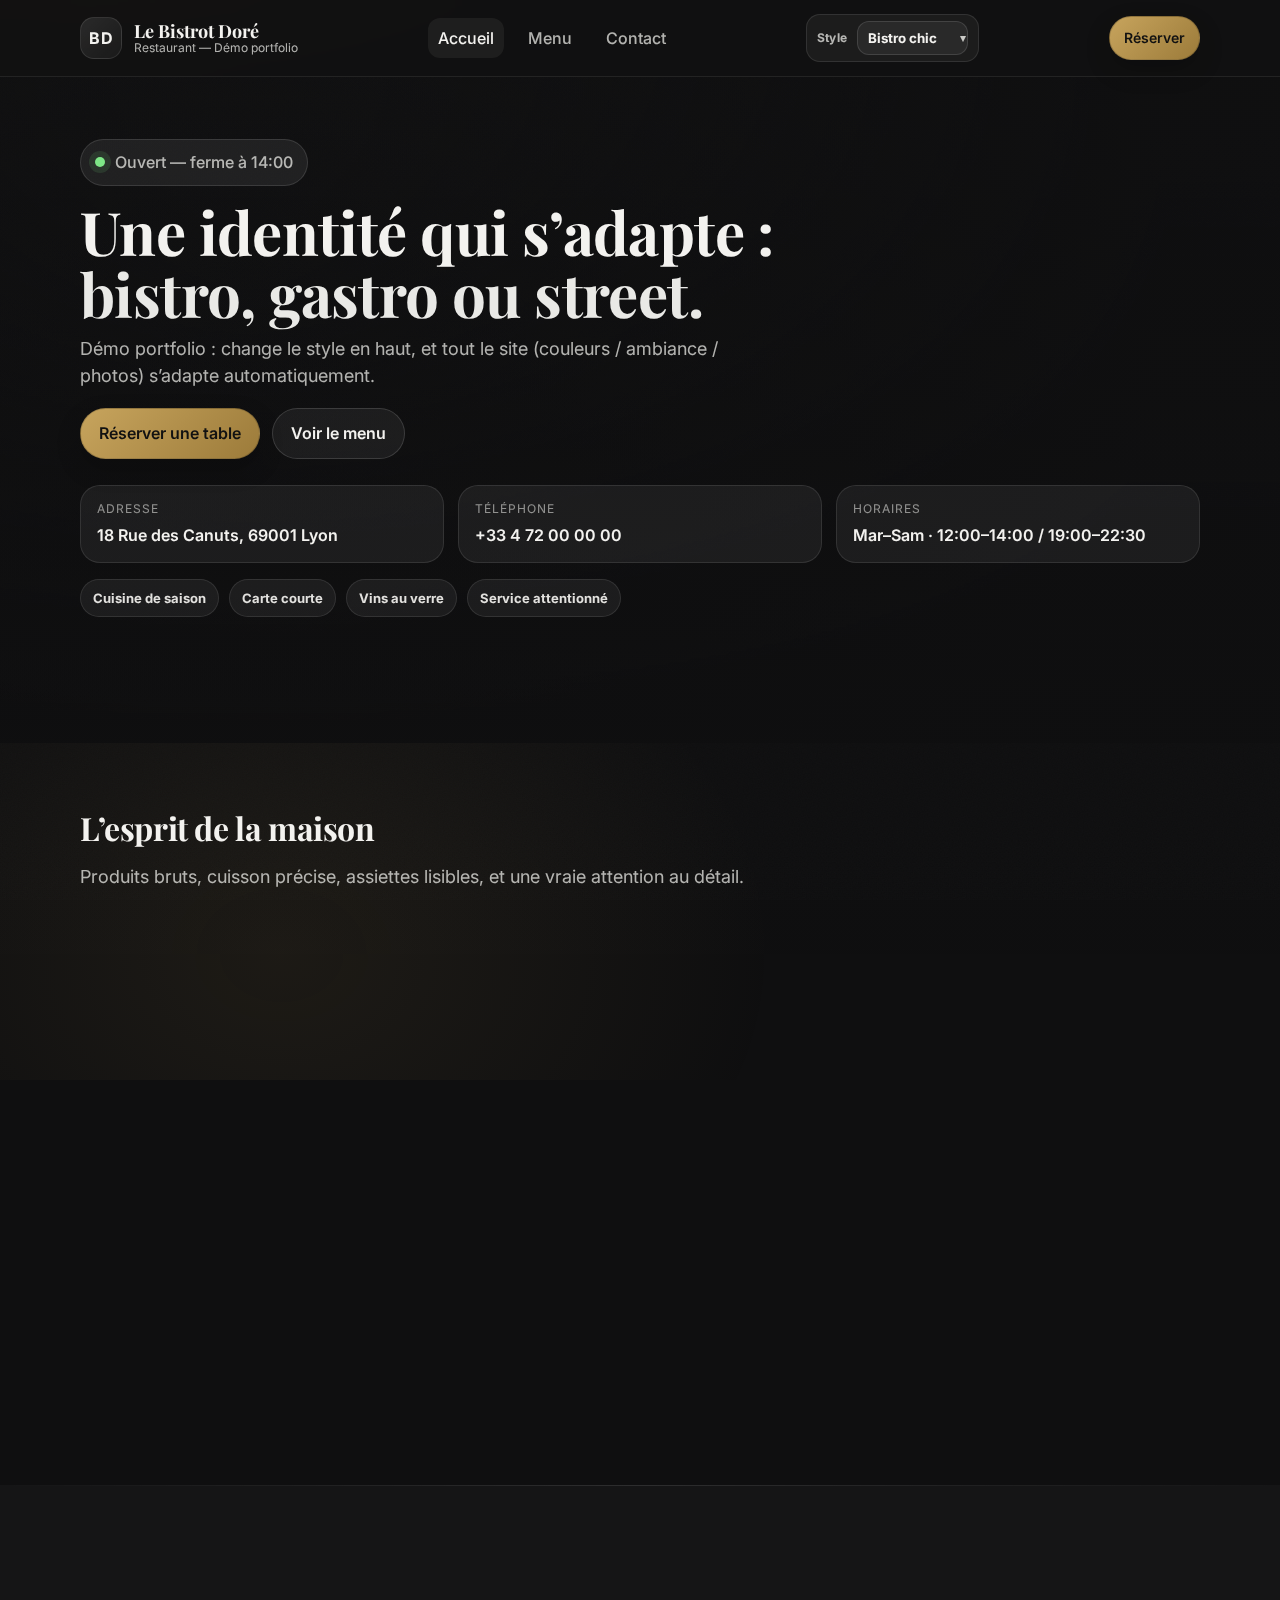
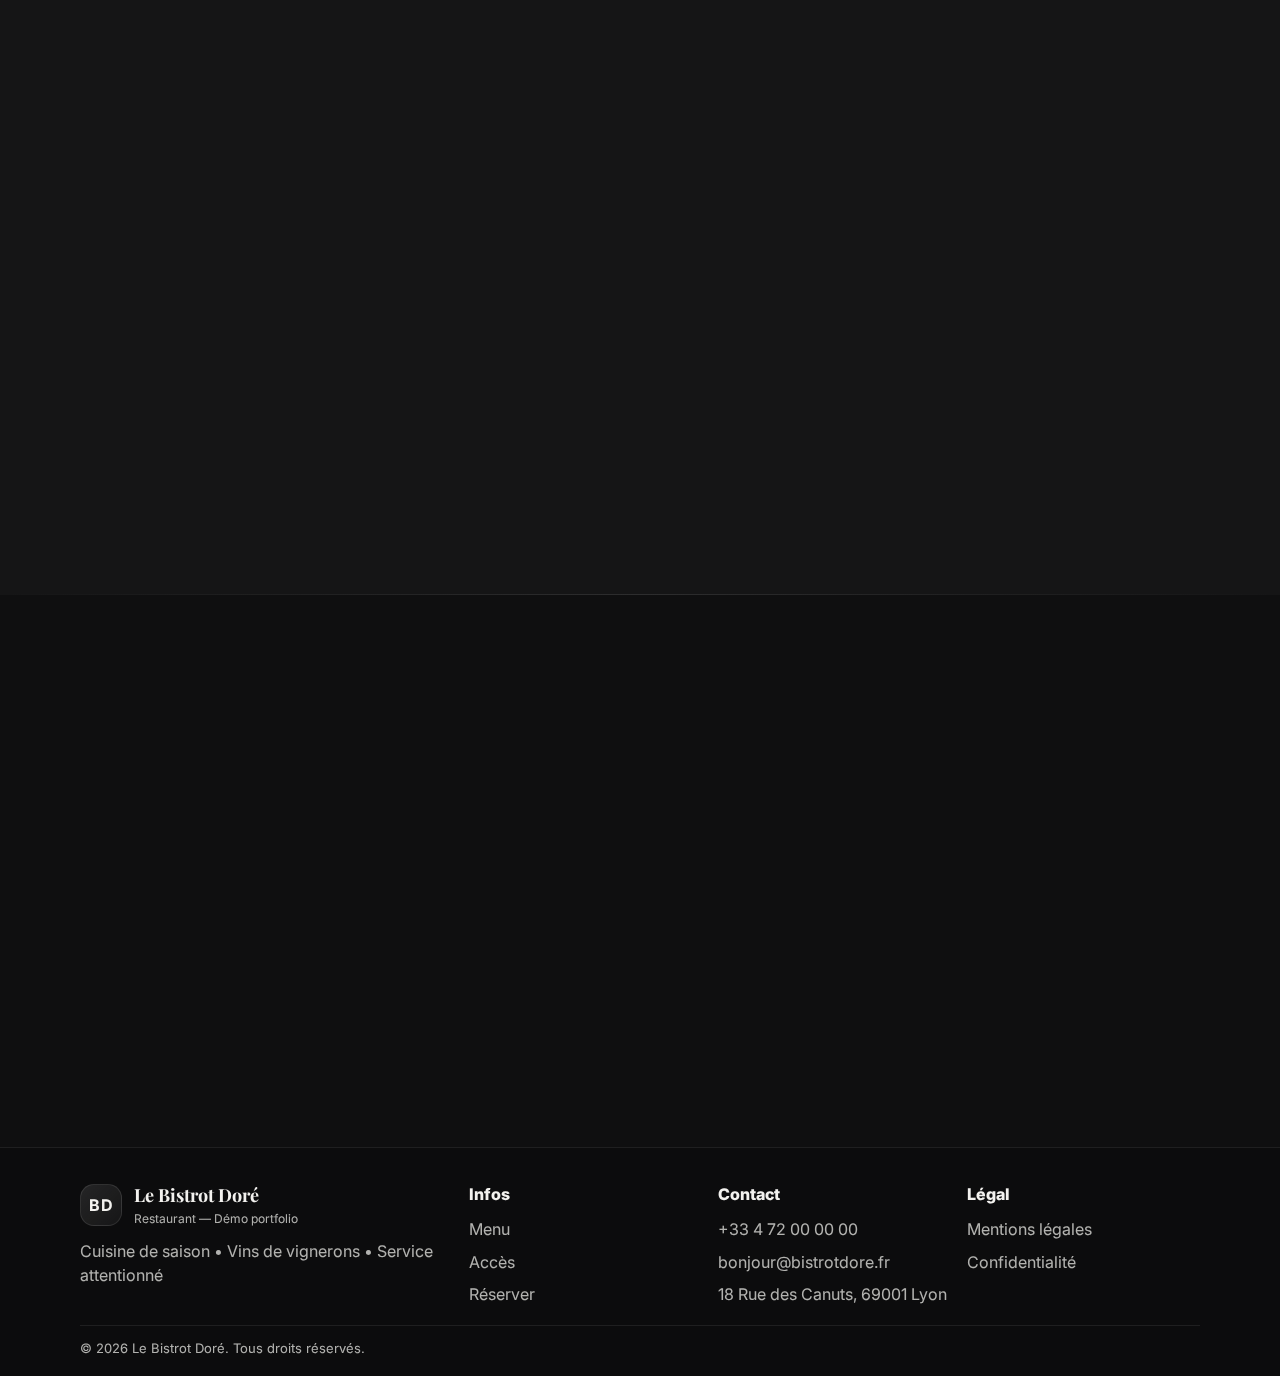
<file: index.html>
<!doctype html>
<html lang="fr" data-theme="bistro">
<head>
  <meta charset="utf-8" />
  <meta name="viewport" content="width=device-width, initial-scale=1" />
  <meta name="theme-color" content="#0f0f10" />

  <title>Le Bistrot Doré — Bistro chic à Lyon</title>
  <meta name="description" content="Restaurant à Lyon — cuisine de saison, vins de vignerons, service attentionné. Réservez, consultez la carte et trouvez l’itinéraire en 1 clic." />
 
  <!-- Open Graph -->
  <meta property="og:title" content="Le Bistrot Doré — Bistro chic à Lyon" />
  <meta property="og:description" content="Cuisine de saison • Vins de vignerons • Service attentionné. Réservez, consultez la carte et trouvez l’itinéraire." />
  <meta property="og:type" content="website" />
  <meta property="og:locale" content="fr_FR" />

  <!-- Performance: Fonts -->
  <link rel="preconnect" href="https://fonts.googleapis.com">
  <link rel="preconnect" href="https://fonts.gstatic.com" crossorigin>
  <link href="https://fonts.googleapis.com/css2?family=Inter:wght@400;500;600;700;800&family=Playfair+Display:wght@600;700&display=swap" rel="stylesheet">

  <link rel="stylesheet" href="./css/main.css" />
  <link rel="icon" href="data:image/svg+xml,%3Csvg xmlns='http://www.w3.org/2000/svg' width='64' height='64'%3E%3Crect width='64' height='64' rx='14' fill='%230f0f10'/%3E%3Ctext x='50%25' y='56%25' font-size='28' text-anchor='middle' fill='%23c7a45d' font-family='Inter, Arial'%3EBD%3C/text%3E%3C/svg%3E" />

  <!-- JSON-LD (simple, vendable) -->
  <script type="application/ld+json">
  {
    "@context": "https://schema.org",
    "@type": "Restaurant",
    "name": "Le Bistrot Doré",
    "address": {
      "@type": "PostalAddress",
      "streetAddress": "18 Rue des Canuts",
      "postalCode": "69001",
      "addressLocality": "Lyon",
      "addressCountry": "FR"
    },
    "telephone": "+33472000000",
    "servesCuisine": ["Cuisine française", "Bistronomie"],
    "priceRange": "€€",
    "url": "https://antoninche.github.io/site-restaurant/",
    "sameAs": ["https://www.google.com/maps?q=18%20Rue%20des%20Canuts%2069001%20Lyon"]
  }
  </script>
</head>

<body>
  <a class="skip-link" href="#contenu">Aller au contenu</a>

  <header class="site-header" role="banner">
    <div class="container header-row">
      <a class="brand" href="./index.html" aria-label="Retour à l’accueil">
        <div class="brand-mark" aria-hidden="true">BD</div>
        <div class="brand-text">
          <div class="brand-name" data-site-name>Le Bistrot Doré</div>
          <div class="brand-sub">Restaurant — Démo portfolio</div>
        </div>
      </a>

      <button class="nav-toggle" type="button" data-nav-toggle aria-label="Ouvrir le menu" aria-expanded="false">
        <span class="nav-toggle-bar"></span>
        <span class="nav-toggle-bar"></span>
        <span class="nav-toggle-bar"></span>
      </button>

      <nav class="nav" data-nav aria-label="Navigation principale">
        <a class="nav-link is-active" href="./index.html">Accueil</a>
        <a class="nav-link" href="./menu.html">Menu</a>
        <a class="nav-link" href="./contact.html">Contact</a>
      </nav>

      <div class="theme-picker" aria-label="Sélecteur de style">
        <span class="theme-label">Style</span>
        <select class="theme-select" data-theme-select aria-label="Choisir un style">
          <option value="bistro">Bistro chic</option>
          <option value="gastro">Gastro</option>
          <option value="street">Street</option>
        </select>
      </div>

      <a class="btn btn-primary btn-sm" href="./contact.html#reserver" data-cta="header_reserver">Réserver</a>
    </div>
  </header>

  <main id="contenu">
    <section class="hero" aria-label="Présentation">
      <div class="hero-bg" aria-hidden="true"></div>
      <div class="container hero-content">
        <div class="pill" aria-live="polite">
          <span class="status-dot" aria-hidden="true"></span>
          <span data-open-status>Chargement des horaires…</span>
        </div>

        <h1 class="hero-title reveal">
          Une identité qui s’adapte :<br>
          <span class="hero-accent">bistro, gastro ou street.</span>
        </h1>

        <p class="hero-text reveal">
          Démo portfolio : change le style en haut, et tout le site (couleurs / ambiance / photos) s’adapte automatiquement.
        </p>

        <div class="hero-actions reveal">
          <a class="btn btn-primary" href="./contact.html#reserver" data-cta="hero_reserver">Réserver une table</a>
          <a class="btn btn-secondary" href="./menu.html" data-cta="hero_menu">Voir le menu</a>
        </div>

        <div class="hero-meta reveal">
          <div class="meta-card">
            <div class="meta-k">Adresse</div>
            <div class="meta-v" data-site-address>18 Rue des Canuts, 69001 Lyon</div>
          </div>
          <div class="meta-card">
            <div class="meta-k">Téléphone</div>
            <div class="meta-v"><a href="tel:+33472000000" data-site-phone-display>+33 4 72 00 00 00</a></div>
          </div>
          <div class="meta-card">
            <div class="meta-k">Horaires</div>
            <div class="meta-v" data-open-hours-short>Mar–Sam · 12:00–14:00 / 19:00–22:30</div>
          </div>
        </div>

        <div class="hero-proof reveal">
          <div class="proof-chip">Cuisine de saison</div>
          <div class="proof-chip">Carte courte</div>
          <div class="proof-chip">Vins au verre</div>
          <div class="proof-chip">Service attentionné</div>
        </div>
      </div>
    </section>

    <section class="section">
      <div class="container">
        <div class="section-head">
          <h2 class="h2 reveal">L’esprit de la maison</h2>
          <p class="lead reveal">
            Produits bruts, cuisson précise, assiettes lisibles, et une vraie attention au détail.
          </p>
        </div>

        <ul class="list-check reveal">
          <li>Carte de saison & suggestions du jour</li>
          <li>Accords mets-vins (au verre, à la bouteille)</li>
          <li>Options végétariennes selon arrivages</li>
        </ul>

        <div class="inline-actions reveal">
          <a class="text-link" href="./menu.html">Découvrir la carte →</a>
          <a class="text-link" href="./contact.html#venir">Nous trouver →</a>
        </div>

        <div class="card photo-card section-gap reveal" aria-label="Ambiance">
          <div class="photo photo-ambiance" role="img" aria-label="Photo d’ambiance du restaurant"></div>
          <div class="card-body">
            <div class="badge">Ambiance</div>
            <p class="muted" style="margin:10px 0 0;">
              Le thème choisi ajuste l’univers visuel sans modifier l’architecture du site.
            </p>
          </div>
        </div>
      </div>
    </section>

    <section class="section section-soft">
      <div class="container">
        <div class="section-head">
          <h2 class="h2 reveal">À la une</h2>
          <p class="lead reveal">Trois signatures (exemple) pour donner du relief à la vitrine.</p>
        </div>

        <div class="cards-3">
          <article class="card reveal">
            <div class="dish-photo photo-plat" aria-hidden="true"></div>
            <div class="card-body">
              <h3 class="h3">Faux-filet, jus au vin rouge</h3>
              <p class="muted">Frites maison, salade croquante, beurre maître d’hôtel.</p>
              <div class="dish-meta">
                <span class="tag">Plat</span>
                <span class="tag">Classique</span>
              </div>
            </div>
          </article>

          <article class="card reveal">
            <div class="dish-photo photo-vin" aria-hidden="true"></div>
            <div class="card-body">
              <h3 class="h3">Verres de vignerons</h3>
              <p class="muted">Sélection renouvelée chaque semaine, conseils sur mesure.</p>
              <div class="dish-meta">
                <span class="tag">Cave</span>
                <span class="tag">Au verre</span>
              </div>
            </div>
          </article>

          <article class="card reveal">
            <div class="dish-photo photo-ville" aria-hidden="true"></div>
            <div class="card-body">
              <h3 class="h3">Au cœur de Lyon</h3>
              <p class="muted">À deux pas des pentes, parfait avant/après une sortie.</p>
              <div class="dish-meta">
                <span class="tag">Quartier</span>
                <span class="tag">Soirée</span>
              </div>
            </div>
          </article>
        </div>

        <div class="cta-band reveal" role="region" aria-label="Call to action réservation">
          <div>
            <div class="h3" style="margin:0;">Envie d’un déjeuner ou d’un dîner ?</div>
            <div class="muted">Réservation recommandée le soir et le week-end.</div>
          </div>
          <a class="btn btn-primary" href="./contact.html#reserver" data-cta="cta_band_reserver">Réserver</a>
        </div>
      </div>
    </section>

    <section class="section">
      <div class="container">
        <div class="reviews-top">
          <div>
            <h2 class="h2 reveal" style="margin-bottom:8px;">Ce que disent nos clients</h2>
            <p class="lead reveal" style="margin:0;">Avis d’exemple (site démo) — pour rendre la vitrine crédible.</p>
          </div>

          <div class="rating reveal" aria-label="Note moyenne">
            <div class="rating-score">4,7</div>
            <div class="rating-stars">★★★★☆ <span class="muted">(386 avis)</span></div>
            <div class="small">Service • Ambiance • Rapport qualité-prix</div>
          </div>

          <a class="btn btn-secondary btn-sm reveal" href="https://www.google.com/maps?q=18%20Rue%20des%20Canuts%2069001%20Lyon" target="_blank" rel="noopener" data-cta="reviews_maps">
            Voir sur Google Maps
          </a>
        </div>

        <div class="grid-2">
          <article class="card reveal">
            <div class="card-body">
              <div class="review-head">
                <div class="review-name">Camille R.</div>
                <div class="review-stars">★★★★★</div>
              </div>
              <p class="muted" style="margin:0 0 10px;">« Cuissons impeccables, équipe aux petits soins. La carte courte donne confiance. »</p>
              <div class="small">Dîner • 2 pers.</div>
            </div>
          </article>

          <article class="card reveal">
            <div class="card-body">
              <div class="review-head">
                <div class="review-name">Nicolas D.</div>
                <div class="review-stars">★★★★★</div>
              </div>
              <p class="muted" style="margin:0 0 10px;">« Super sélection au verre, très bons conseils. On reviendra pour le menu de saison. »</p>
              <div class="small">Afterwork • Vins</div>
            </div>
          </article>

          <article class="card reveal">
            <div class="card-body">
              <div class="review-head">
                <div class="review-name">Sarah L.</div>
                <div class="review-stars">★★★★☆</div>
              </div>
              <p class="muted" style="margin:0 0 10px;">« Ambiance chaleureuse, desserts maison top. Très bon rapport qualité-prix. »</p>
              <div class="small">Déjeuner • 3 pers.</div>
            </div>
          </article>

          <article class="card reveal">
            <div class="card-body">
              <div class="review-head">
                <div class="review-name">Avis démo</div>
                <div class="review-stars">★★★★★</div>
              </div>
              <p class="muted" style="margin:0 0 10px;">« Parfait pour présenter un restaurant : rapide, clair, mobile, et ça fait premium. »</p>
              <div class="small">Portfolio • Démo</div>
            </div>
          </article>
        </div>
      </div>
    </section>

    <footer class="site-footer" role="contentinfo">
      <div class="container">
        <div class="footer-grid">
          <div>
            <div class="footer-brand">
              <div class="brand-mark" aria-hidden="true">BD</div>
              <div>
                <div class="brand-name">Le Bistrot Doré</div>
                <div class="brand-sub">Restaurant — Démo portfolio</div>
              </div>
            </div>
            <p class="muted" style="margin:0;">
              Cuisine de saison • Vins de vignerons • Service attentionné
            </p>
          </div>

          <div>
            <div class="footer-title">Infos</div>
            <ul class="footer-links">
              <li><a href="./menu.html">Menu</a></li>
              <li><a href="./contact.html#venir">Accès</a></li>
              <li><a href="./contact.html#reserver">Réserver</a></li>
            </ul>
          </div>

          <div>
            <div class="footer-title">Contact</div>
            <ul class="footer-links">
              <li><a href="tel:+33472000000">+33 4 72 00 00 00</a></li>
              <li><a href="mailto:bonjour@bistrotdore.fr">bonjour@bistrotdore.fr</a></li>
              <li><a href="./contact.html#venir">18 Rue des Canuts, 69001 Lyon</a></li>
            </ul>
          </div>

          <div>
            <div class="footer-title">Légal</div>
            <ul class="footer-links">
              <li><a href="./legal/mentions-legales.html">Mentions légales</a></li>
              <li><a href="./legal/politique-confidentialite.html">Confidentialité</a></li>
            </ul>
          </div>
        </div>

        <div class="footer-bottom small">
          © <span data-year></span> Le Bistrot Doré. Tous droits réservés.
        </div>
      </div>
    </footer>
  </main>

  <!-- Sticky CTA mobile -->
  <div class="sticky-cta" data-sticky-cta aria-label="Actions rapides">
    <a class="sticky-btn primary" href="./contact.html#reserver" data-cta="sticky_reserver">Réserver</a>
    <a class="sticky-btn" href="tel:+33472000000" data-cta="sticky_appeler">Appeler</a>
    <a class="sticky-btn" href="https://www.google.com/maps?q=18%20Rue%20des%20Canuts%2069001%20Lyon" target="_blank" rel="noopener" data-cta="sticky_itineraire">Itinéraire</a>
  </div>

  <script src="./js/main.js" defer></script>
</body>
</html>
</file>
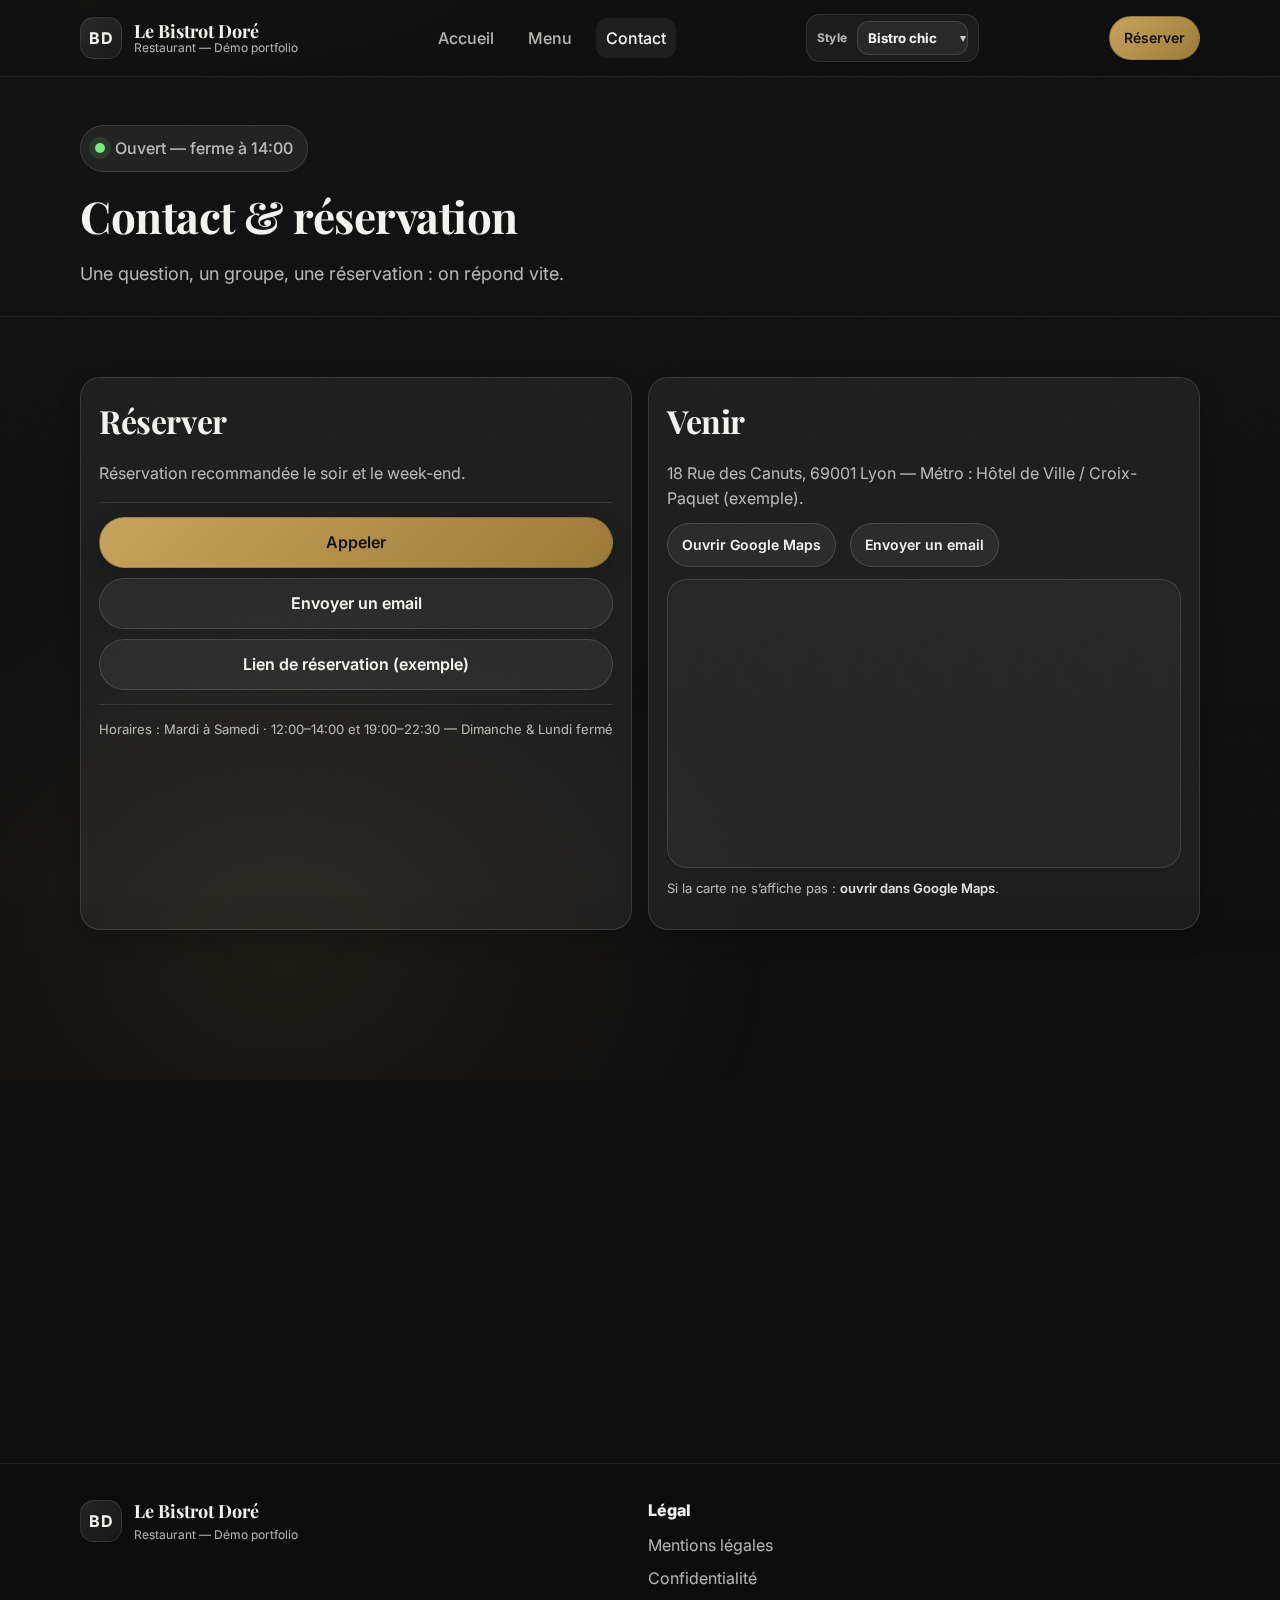
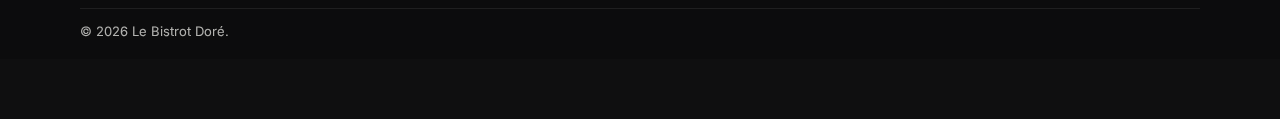
<file: contact.html>
<!doctype html>
<html lang="fr" data-theme="bistro">
<head>
  <meta charset="utf-8" />
  <meta name="viewport" content="width=device-width, initial-scale=1" />
  <meta name="theme-color" content="#0f0f10" />
 
  <title>Contact — Le Bistrot Doré</title>
  <meta name="description" content="Contact et réservation : téléphone, email, accès, itinéraire. Formulaire démo (Formspree optionnel)." />

  <link rel="preconnect" href="https://fonts.googleapis.com">
  <link rel="preconnect" href="https://fonts.gstatic.com" crossorigin>
  <link href="https://fonts.googleapis.com/css2?family=Inter:wght@400;500;600;700;800&family=Playfair+Display:wght@600;700&display=swap" rel="stylesheet">

  <link rel="stylesheet" href="./css/main.css" />
</head>

<body>
  <a class="skip-link" href="#contenu">Aller au contenu</a>

  <header class="site-header" role="banner">
    <div class="container header-row">
      <a class="brand" href="./index.html" aria-label="Retour à l’accueil">
        <div class="brand-mark" aria-hidden="true">BD</div>
        <div class="brand-text">
          <div class="brand-name">Le Bistrot Doré</div>
          <div class="brand-sub">Restaurant — Démo portfolio</div>
        </div>
      </a>

      <button class="nav-toggle" type="button" data-nav-toggle aria-label="Ouvrir le menu" aria-expanded="false">
        <span class="nav-toggle-bar"></span>
        <span class="nav-toggle-bar"></span>
        <span class="nav-toggle-bar"></span>
      </button>

      <nav class="nav" data-nav aria-label="Navigation principale">
        <a class="nav-link" href="./index.html">Accueil</a>
        <a class="nav-link" href="./menu.html">Menu</a>
        <a class="nav-link is-active" href="./contact.html">Contact</a>
      </nav>

      <div class="theme-picker" aria-label="Sélecteur de style">
        <span class="theme-label">Style</span>
        <select class="theme-select" data-theme-select aria-label="Choisir un style">
          <option value="bistro">Bistro chic</option>
          <option value="gastro">Gastro</option>
          <option value="street">Street</option>
        </select>
      </div>

      <a class="btn btn-primary btn-sm" href="#reserver" data-cta="header_reserver">Réserver</a>
    </div>
  </header>

  <main id="contenu">
    <section class="page-hero">
      <div class="container">
        <div class="pill">
          <span class="status-dot" aria-hidden="true"></span>
          <span data-open-status>Chargement…</span>
        </div>

        <h1 class="page-title reveal">Contact & réservation</h1>
        <p class="lead reveal">Une question, un groupe, une réservation : on répond vite.</p>
      </div>
    </section>

    <section class="section">
      <div class="container grid-2">
        <div class="card reveal" id="reserver">
          <div class="card-body">
            <h2 class="h2" style="margin-top:0;">Réserver</h2>
            <p class="muted">Réservation recommandée le soir et le week-end.</p>

            <div class="divider"></div>

            <div class="stack">
              <a class="btn btn-primary" href="tel:+33472000000" data-cta="contact_appeler">Appeler</a>
              <a class="btn btn-secondary" href="mailto:bonjour@bistrotdore.fr?subject=Réservation%20—%20Le%20Bistrot%20Doré" data-cta="contact_email">
                Envoyer un email
              </a>
              <a class="btn btn-secondary" href="https://www.google.com/maps?q=18%20Rue%20des%20Canuts%2069001%20Lyon" target="_blank" rel="noopener" data-cta="contact_maps">
                Lien de réservation (exemple)
              </a>
            </div>

            <div class="divider"></div>

            <div class="small">
              Horaires : <span data-open-hours-full>—</span>
            </div>
          </div>
        </div>

        <div class="card reveal" id="venir">
          <div class="card-body">
            <h2 class="h2" style="margin-top:0;">Venir</h2>
            <p class="muted" style="margin-bottom:10px;">
              18 Rue des Canuts, 69001 Lyon — Métro : Hôtel de Ville / Croix-Paquet (exemple).
            </p>

            <div class="inline-actions">
              <a class="btn btn-secondary btn-sm" href="https://www.google.com/maps?q=18%20Rue%20des%20Canuts%2069001%20Lyon" target="_blank" rel="noopener">
                Ouvrir Google Maps
              </a>
              <a class="btn btn-secondary btn-sm" href="mailto:bonjour@bistrotdore.fr">
                Envoyer un email
              </a>
            </div>

            <div class="map-embed" aria-label="Carte Google Maps intégrée">
              <iframe
                loading="lazy"
                referrerpolicy="no-referrer-when-downgrade"
                src="https://www.google.com/maps?q=18%20Rue%20des%20Canuts%2069001%20Lyon&output=embed"
                title="Carte — Le Bistrot Doré"></iframe>
            </div>

            <p class="small" style="margin-top:10px;">
              Si la carte ne s’affiche pas : <a class="text-link" href="https://www.google.com/maps?q=18%20Rue%20des%20Canuts%2069001%20Lyon" target="_blank" rel="noopener">ouvrir dans Google Maps</a>.
            </p>
          </div>
        </div>
      </div>

      <div class="container section-gap">
        <div class="card reveal">
          <div class="card-body">
            <h2 class="h2" style="margin-top:0;">Message</h2>

            <form class="form" action="#" method="post" data-form-demo>
              <div class="field">
                <label for="name">Nom</label>
                <input id="name" name="name" autocomplete="name" required />
              </div>

              <div class="field">
                <label for="email">Email</label>
                <input id="email" name="email" type="email" autocomplete="email" required />
              </div>

              <div class="field">
                <label for="message">Message</label>
                <textarea id="message" name="message" rows="5" required></textarea>
              </div>

              <button class="btn btn-primary" type="submit" data-cta="contact_form_submit">Envoyer</button>
            </form>

          </div>
        </div>
      </div>

      <footer class="site-footer" role="contentinfo">
        <div class="container">
          <div class="footer-grid" style="grid-template-columns: 1fr 1fr;">
            <div class="footer-brand">
              <div class="brand-mark" aria-hidden="true">BD</div>
              <div>
                <div class="brand-name">Le Bistrot Doré</div>
                <div class="brand-sub">Restaurant — Démo portfolio</div>
              </div>
            </div>
            <div>
              <div class="footer-title">Légal</div>
              <ul class="footer-links">
                <li><a href="./legal/mentions-legales.html">Mentions légales</a></li>
                <li><a href="./legal/politique-confidentialite.html">Confidentialité</a></li>
              </ul>
            </div>
          </div>

          <div class="footer-bottom small">
            © <span data-year></span> Le Bistrot Doré.
          </div>
        </div>
      </footer>
    </section>
  </main>

  <div class="sticky-cta" data-sticky-cta aria-label="Actions rapides">
    <a class="sticky-btn primary" href="#reserver" data-cta="sticky_reserver">Réserver</a>
    <a class="sticky-btn" href="tel:+33472000000" data-cta="sticky_appeler">Appeler</a>
    <a class="sticky-btn" href="https://www.google.com/maps?q=18%20Rue%20des%20Canuts%2069001%20Lyon" target="_blank" rel="noopener" data-cta="sticky_itineraire">Itinéraire</a>
  </div>

  <script src="./js/main.js" defer></script>
</body>
</html>
</file>
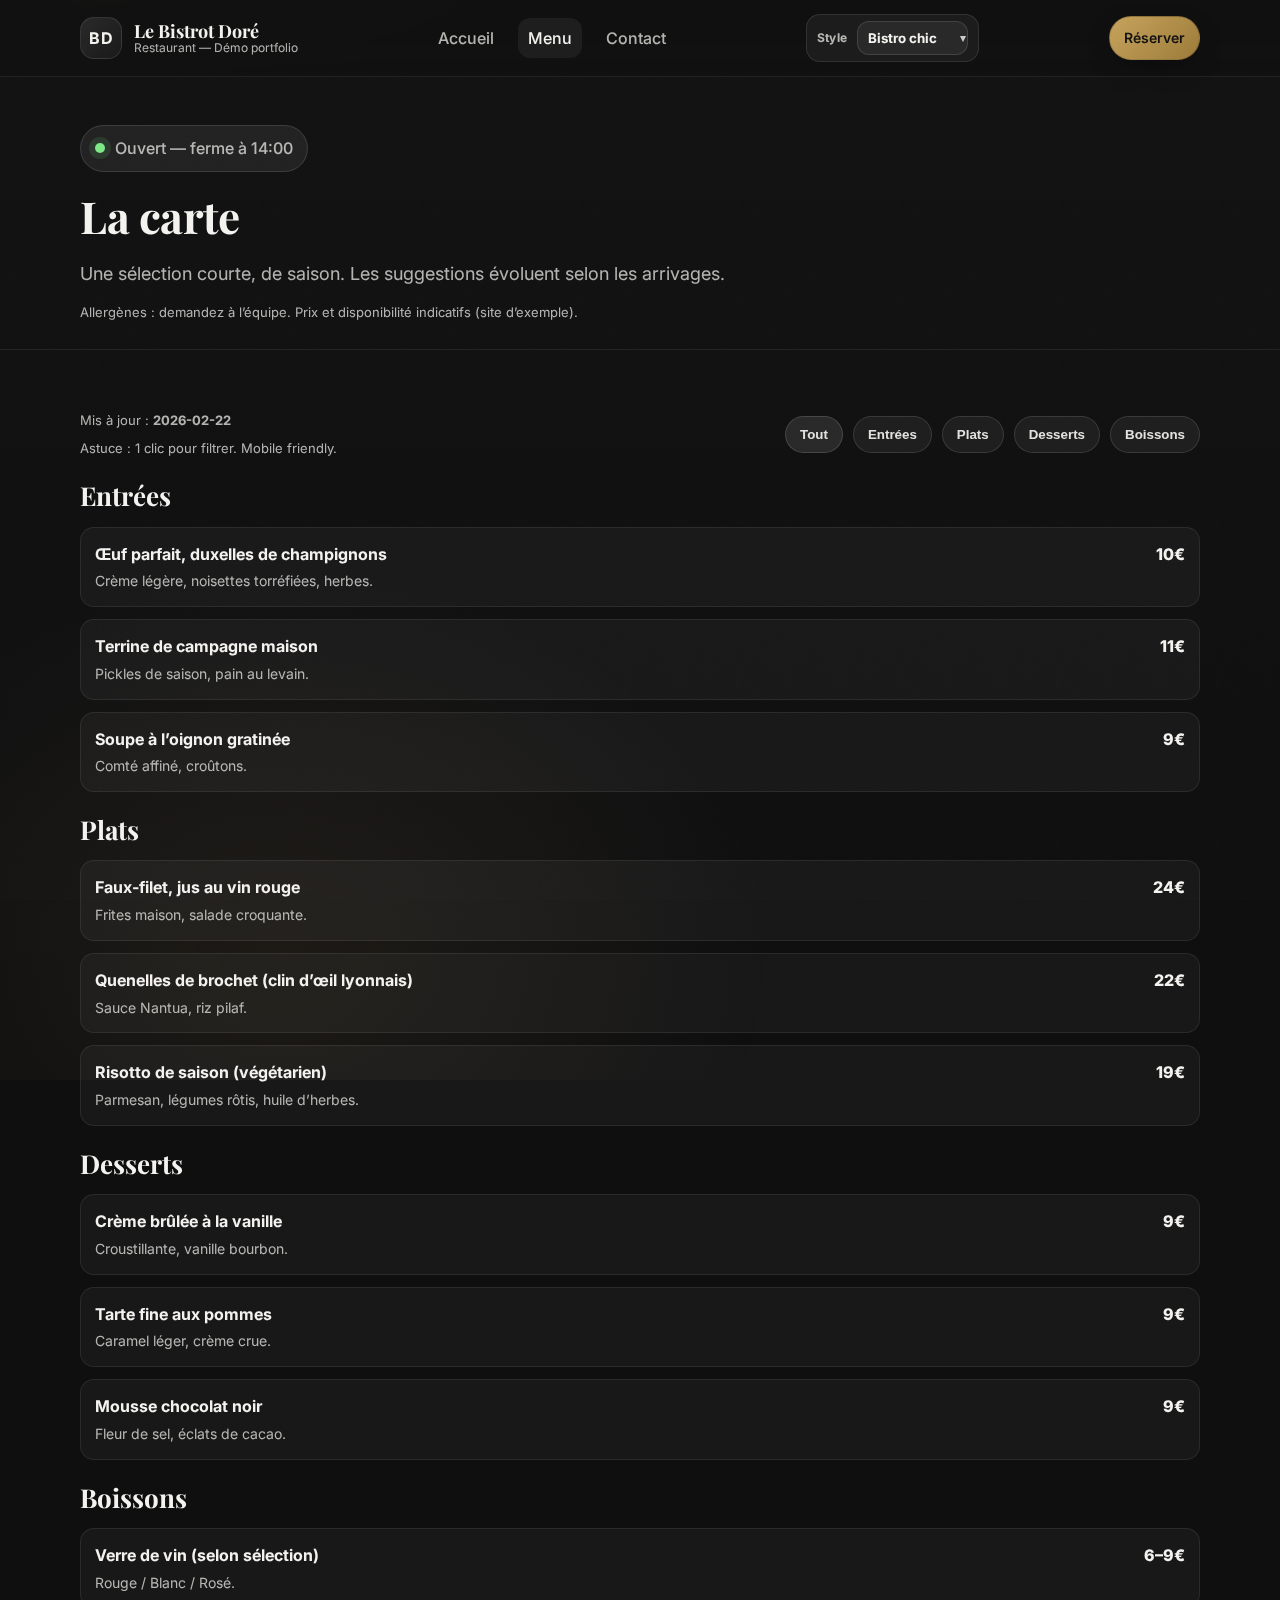
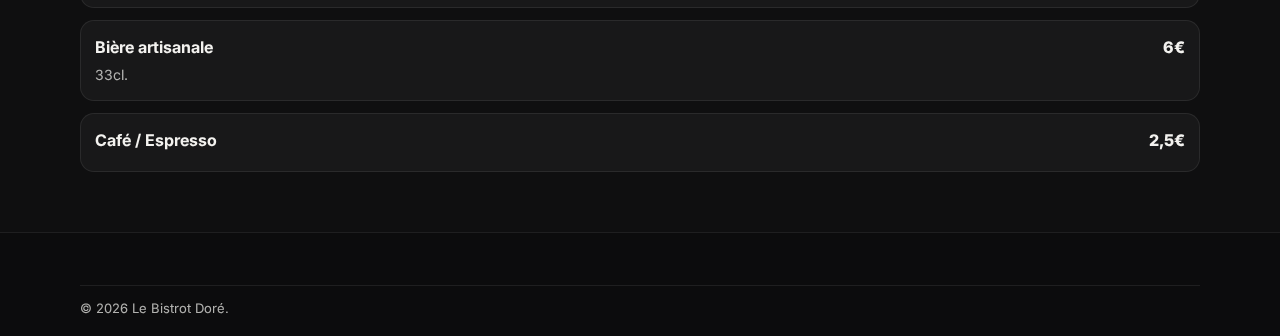
<file: menu.html>
<!doctype html>
<html lang="fr" data-theme="bistro">
<head>
  <meta charset="utf-8" />
  <meta name="viewport" content="width=device-width, initial-scale=1" />
  <meta name="theme-color" content="#0f0f10" />
 
  <title>Menu — Le Bistrot Doré</title>
  <meta name="description" content="Découvrez la carte du Bistrot Doré : entrées, plats, desserts et boissons. Menu clair, lisible, optimisé mobile." />

  <link rel="preconnect" href="https://fonts.googleapis.com">
  <link rel="preconnect" href="https://fonts.gstatic.com" crossorigin>
  <link href="https://fonts.googleapis.com/css2?family=Inter:wght@400;500;600;700;800&family=Playfair+Display:wght@600;700&display=swap" rel="stylesheet">

  <link rel="stylesheet" href="./css/main.css" />
</head>

<body>
  <a class="skip-link" href="#contenu">Aller au contenu</a>

  <header class="site-header" role="banner">
    <div class="container header-row">
      <a class="brand" href="./index.html" aria-label="Retour à l’accueil">
        <div class="brand-mark" aria-hidden="true">BD</div>
        <div class="brand-text">
          <div class="brand-name">Le Bistrot Doré</div>
          <div class="brand-sub">Restaurant — Démo portfolio</div>
        </div>
      </a>

      <button class="nav-toggle" type="button" data-nav-toggle aria-label="Ouvrir le menu" aria-expanded="false">
        <span class="nav-toggle-bar"></span>
        <span class="nav-toggle-bar"></span>
        <span class="nav-toggle-bar"></span>
      </button>

      <nav class="nav" data-nav aria-label="Navigation principale">
        <a class="nav-link" href="./index.html">Accueil</a>
        <a class="nav-link is-active" href="./menu.html">Menu</a>
        <a class="nav-link" href="./contact.html">Contact</a>
      </nav>

      <div class="theme-picker" aria-label="Sélecteur de style">
        <span class="theme-label">Style</span>
        <select class="theme-select" data-theme-select aria-label="Choisir un style">
          <option value="bistro">Bistro chic</option>
          <option value="gastro">Gastro</option>
          <option value="street">Street</option>
        </select>
      </div>

      <a class="btn btn-primary btn-sm" href="./contact.html#reserver" data-cta="header_reserver">Réserver</a>
    </div>
  </header>

  <main id="contenu">
    <section class="page-hero">
      <div class="container">
        <div class="pill">
          <span class="status-dot" aria-hidden="true"></span>
          <span data-open-status>Chargement…</span>
        </div>

        <h1 class="page-title reveal">La carte</h1>
        <p class="lead reveal">
          Une sélection courte, de saison. Les suggestions évoluent selon les arrivages.
        </p>
        <p class="small reveal">
          Allergènes : demandez à l’équipe. Prix et disponibilité indicatifs (site d’exemple).
        </p>
      </div>
    </section>

    <section class="section">
      <div class="container">
        <div class="menu-toolbar reveal" role="region" aria-label="Filtres du menu">
          <div class="stack" style="gap:8px;">
            <div class="small">Mis à jour : <strong data-menu-updated>—</strong></div>
            <div class="small muted">Astuce : 1 clic pour filtrer. Mobile friendly.</div>
          </div>

          <div class="menu-right" style="display:flex; gap:10px; flex-wrap:wrap;">
            <button class="chip is-active" type="button" data-menu-filter="all">Tout</button>
            <button class="chip" type="button" data-menu-filter="Entrees">Entrées</button>
            <button class="chip" type="button" data-menu-filter="Plats">Plats</button>
            <button class="chip" type="button" data-menu-filter="Desserts">Desserts</button>
            <button class="chip" type="button" data-menu-filter="Boissons">Boissons</button>
          </div>
        </div>

        <div class="menu-root reveal" id="menu-root" aria-live="polite">
          Chargement du menu…
        </div>
      </div>
    </section>

    <footer class="site-footer" role="contentinfo">
      <div class="container">
        <div class="footer-bottom small">
          © <span data-year></span> Le Bistrot Doré.
        </div>
      </div>
    </footer>
  </main>

  <div class="sticky-cta" data-sticky-cta aria-label="Actions rapides">
    <a class="sticky-btn primary" href="./contact.html#reserver" data-cta="sticky_reserver">Réserver</a>
    <a class="sticky-btn" href="tel:+33472000000" data-cta="sticky_appeler">Appeler</a>
    <a class="sticky-btn" href="https://www.google.com/maps?q=18%20Rue%20des%20Canuts%2069001%20Lyon" target="_blank" rel="noopener" data-cta="sticky_itineraire">Itinéraire</a>
  </div>

  <script src="./js/main.js" defer></script>
</body>
</html>
</file>
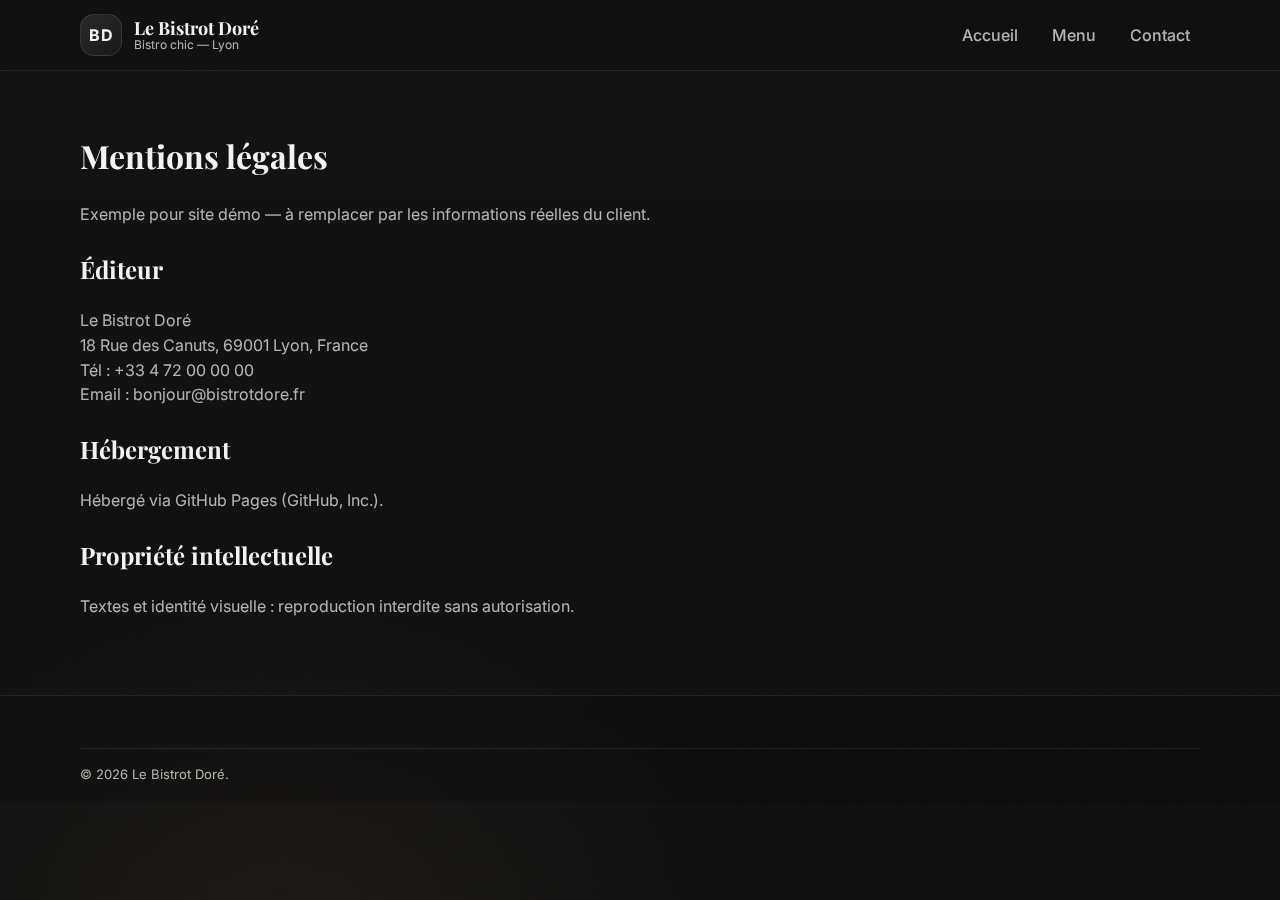
<file: legal/mentions-legales.html>
<!doctype html>
<html lang="fr">
<head>
  <meta charset="utf-8" />
  <meta name="viewport" content="width=device-width,initial-scale=1" />
  <title>Mentions légales — Le Bistrot Doré</title>
  <link rel="icon" href='data:image/svg+xml;utf8,<svg xmlns="http://www.w3.org/2000/svg" width="128" height="128" viewBox="0 0 128 128"><rect x="10" y="10" width="108" height="108" rx="26" fill="%230f0f10"/><text x="64" y="74" text-anchor="middle" font-family="Georgia, serif" font-size="44" fill="%23c7a45d" font-weight="700">BD</text></svg>' />
  <link rel="preconnect" href="https://fonts.googleapis.com" />
  <link rel="preconnect" href="https://fonts.gstatic.com" crossorigin />
  <link href="https://fonts.googleapis.com/css2?family=Inter:wght@400;500;600&family=Playfair+Display:wght@500;600;700&display=swap" rel="stylesheet" />
  <link rel="stylesheet" href="../css/main.css" />
</head>
 
<body>
  <header class="site-header">
    <div class="container header-row">
      <a class="brand" href="../index.html">
        <span class="brand-mark" aria-hidden="true">BD</span>
        <span class="brand-text">
          <span class="brand-name">Le Bistrot Doré</span>
          <span class="brand-sub">Bistro chic — Lyon</span>
        </span>
      </a>
      <nav class="nav">
        <a class="nav-link" href="../index.html">Accueil</a>
        <a class="nav-link" href="../menu.html">Menu</a>
        <a class="nav-link" href="../contact.html">Contact</a>
      </nav>
    </div>
  </header>

  <main class="section">
    <div class="container prose">
      <h1>Mentions légales</h1>
      <p class="muted">Exemple pour site démo — à remplacer par les informations réelles du client.</p>

      <h2>Éditeur</h2>
      <p>
        Le Bistrot Doré<br />
        18 Rue des Canuts, 69001 Lyon, France<br />
        Tél : +33 4 72 00 00 00<br />
        Email : bonjour@bistrotdore.fr
      </p>

      <h2>Hébergement</h2>
      <p>Hébergé via GitHub Pages (GitHub, Inc.).</p>

      <h2>Propriété intellectuelle</h2>
      <p>Textes et identité visuelle : reproduction interdite sans autorisation.</p>
    </div>
  </main>

  <footer class="site-footer">
    <div class="container footer-bottom">
      <span class="muted small">© <span data-year></span> Le Bistrot Doré.</span>
    </div>
  </footer>

  <script src="../js/main.js" defer></script>
</body>
</html>
</file>
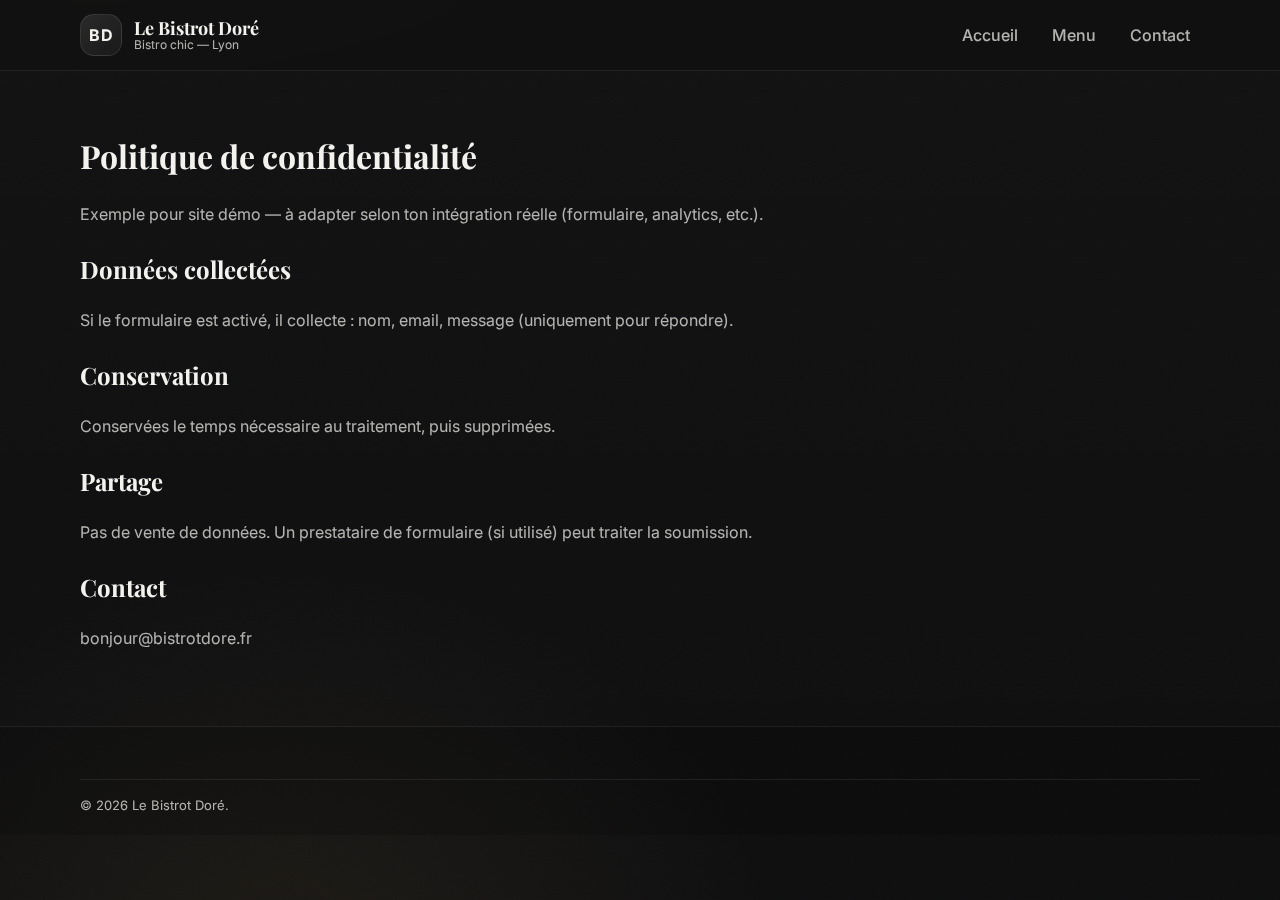
<file: legal/politique-confidentialite.html>
<!doctype html>
<html lang="fr">
<head>
  <meta charset="utf-8" />
  <meta name="viewport" content="width=device-width,initial-scale=1" />
  <title>Confidentialité — Le Bistrot Doré</title>
  <link rel="icon" href='data:image/svg+xml;utf8,<svg xmlns="http://www.w3.org/2000/svg" width="128" height="128" viewBox="0 0 128 128"><rect x="10" y="10" width="108" height="108" rx="26" fill="%230f0f10"/><text x="64" y="74" text-anchor="middle" font-family="Georgia, serif" font-size="44" fill="%23c7a45d" font-weight="700">BD</text></svg>' />
  <link rel="preconnect" href="https://fonts.googleapis.com" />
  <link rel="preconnect" href="https://fonts.gstatic.com" crossorigin />
  <link href="https://fonts.googleapis.com/css2?family=Inter:wght@400;500;600&family=Playfair+Display:wght@500;600;700&display=swap" rel="stylesheet" />
  <link rel="stylesheet" href="../css/main.css" />
</head>

<body>
  <header class="site-header">
    <div class="container header-row">
      <a class="brand" href="../index.html">
        <span class="brand-mark" aria-hidden="true">BD</span>
        <span class="brand-text">
          <span class="brand-name">Le Bistrot Doré</span>
          <span class="brand-sub">Bistro chic — Lyon</span>
        </span>
      </a>
      <nav class="nav">
        <a class="nav-link" href="../index.html">Accueil</a>
        <a class="nav-link" href="../menu.html">Menu</a>
        <a class="nav-link" href="../contact.html">Contact</a>
      </nav>
    </div>
  </header>

  <main class="section">
    <div class="container prose">
      <h1>Politique de confidentialité</h1>
      <p class="muted">Exemple pour site démo — à adapter selon ton intégration réelle (formulaire, analytics, etc.).</p>

      <h2>Données collectées</h2>
      <p>Si le formulaire est activé, il collecte : nom, email, message (uniquement pour répondre).</p>

      <h2>Conservation</h2>
      <p>Conservées le temps nécessaire au traitement, puis supprimées.</p>

      <h2>Partage</h2>
      <p>Pas de vente de données. Un prestataire de formulaire (si utilisé) peut traiter la soumission.</p>

      <h2>Contact</h2>
      <p>bonjour@bistrotdore.fr</p>
    </div>
  </main>

  <footer class="site-footer">
    <div class="container footer-bottom">
      <span class="muted small">© <span data-year></span> Le Bistrot Doré.</span>
    </div>
  </footer>

  <script src="../js/main.js" defer></script>
</body>
</html>
</file>
<file: css/main.css>
:root{
  --bg:#0f0f10;
  --text:#f3f2ef;
  --muted:rgba(243,242,239,.72);
  --muted-2:rgba(243,242,239,.55);
  --accent:#c7a45d;
  --accent-2:#9c7b3a;
  --ring:rgba(199,164,93,.35);
  --radius:20px;
  --radius-sm:14px;
  --shadow:0 14px 38px rgba(0,0,0,.28);
  --shadow-soft:0 10px 22px rgba(0,0,0,.18);
  --max:1120px;
  --font-sans:"Inter",system-ui,-apple-system,Segoe UI,Roboto,Arial,sans-serif;
  --font-serif:"Playfair Display",Georgia,serif;
 
  /* Photos web par défaut (bistro) */
  --img-hero:url("https://images.unsplash.com/photo-1761062083136-dcfbd2a000f9?auto=format&fit=crop&fm=jpg&q=60&w=2400");
  --img-ambiance:url("https://images.unsplash.com/photo-1761062083136-dcfbd2a000f9?auto=format&fit=crop&fm=jpg&q=60&w=1800");
  --img-plat:url("https://images.unsplash.com/photo-1677027201352-3c3981cb8b5c?auto=format&fit=crop&fm=jpg&q=60&w=1800");
  --img-vin:url("https://images.unsplash.com/photo-1610218588433-227ebd3e8fea?auto=format&fit=crop&fm=jpg&q=60&w=1800");
  --img-ville:url("https://images.unsplash.com/photo-1559515876-804b5bd2b8b2?auto=format&fit=crop&fm=jpg&q=60&w=1800");
}

/* ========================= THEMES (html[data-theme]) ========================= */
html[data-theme="bistro"]{
  --accent:#c7a45d;
  --accent-2:#9c7b3a;
  --ring:rgba(199,164,93,.35);
  --img-hero:url("https://images.unsplash.com/photo-1761062083136-dcfbd2a000f9?auto=format&fit=crop&fm=jpg&q=60&w=2400");
  --img-ambiance:url("https://images.unsplash.com/photo-1761062083136-dcfbd2a000f9?auto=format&fit=crop&fm=jpg&q=60&w=1800");
  --img-plat:url("https://images.unsplash.com/photo-1677027201352-3c3981cb8b5c?auto=format&fit=crop&fm=jpg&q=60&w=1800");
  --img-vin:url("https://images.unsplash.com/photo-1610218588433-227ebd3e8fea?auto=format&fit=crop&fm=jpg&q=60&w=1800");
  --img-ville:url("https://images.unsplash.com/photo-1559515876-804b5bd2b8b2?auto=format&fit=crop&fm=jpg&q=60&w=1800");
}

html[data-theme="gastro"]{
  --accent:#d7dbe0;
  --accent-2:#9aa3ad;
  --ring:rgba(215,219,224,.30);
  --img-hero:url("https://images.unsplash.com/photo-1529692236671-f1f6cf9683ba?auto=format&fit=crop&fm=jpg&q=60&w=2400");
  --img-ambiance:url("https://images.unsplash.com/photo-1541544181074-e69d7f4d5a66?auto=format&fit=crop&fm=jpg&q=60&w=1800");
  --img-plat:url("https://images.unsplash.com/photo-1540189549336-e6e99c3679fe?auto=format&fit=crop&fm=jpg&q=60&w=1800");
  --img-vin:url("https://images.unsplash.com/photo-1470137237906-d8a4f71e1966?auto=format&fit=crop&fm=jpg&q=60&w=1800");
  --img-ville:url("https://images.unsplash.com/photo-1520975958225-3f61d2b1c8bb?auto=format&fit=crop&fm=jpg&q=60&w=1800");
}

html[data-theme="street"]{
  --accent:#ffb703;
  --accent-2:#fb8500;
  --ring:rgba(255,183,3,.35);
  --img-hero:url("https://images.unsplash.com/photo-1517248135467-4c7edcad34c4?auto=format&fit=crop&fm=jpg&q=60&w=2400");
  --img-ambiance:url("https://images.unsplash.com/photo-1555396273-367ea4eb4db5?auto=format&fit=crop&fm=jpg&q=60&w=1800");
  --img-plat:url("https://images.unsplash.com/photo-1550317138-10000687a72b?auto=format&fit=crop&fm=jpg&q=60&w=1800");
  --img-vin:url("https://images.unsplash.com/photo-1528825871115-3581a5387919?auto=format&fit=crop&fm=jpg&q=60&w=1800");
  --img-ville:url("https://images.unsplash.com/photo-1504674900247-0877df9cc836?auto=format&fit=crop&fm=jpg&q=60&w=1800");
}

*{box-sizing:border-box}
html,body{height:100%}
body{
  margin:0;
  font-family:var(--font-sans);
  color:var(--text);
  background:var(--bg);
  line-height:1.55;
  position:relative;
  overflow-x:hidden;
}

body::before{
  content:"";
  position:fixed;
  inset:-20vh -20vw;
  z-index:-2;
  background:
    radial-gradient(1200px 700px at 20% -10%, rgba(199,164,93,.16), transparent 55%),
    radial-gradient(1100px 700px at 120% 10%, rgba(199,164,93,.10), transparent 50%),
    radial-gradient(900px 700px at 30% 90%, rgba(199,164,93,.08), transparent 55%),
    linear-gradient(180deg, rgba(255,255,255,.02), rgba(0,0,0,0));
  transform:translateZ(0);
}

html[data-theme="gastro"] body::before{
  background:
    radial-gradient(1200px 700px at 20% -10%, rgba(215,219,224,.10), transparent 55%),
    radial-gradient(1100px 700px at 120% 10%, rgba(154,163,173,.08), transparent 50%),
    linear-gradient(180deg, rgba(255,255,255,.02), rgba(0,0,0,0));
}

html[data-theme="street"] body::before{
  background:
    radial-gradient(1200px 700px at 20% -10%, rgba(255,183,3,.14), transparent 55%),
    radial-gradient(1100px 700px at 120% 10%, rgba(251,133,0,.10), transparent 50%),
    linear-gradient(180deg, rgba(255,255,255,.02), rgba(0,0,0,0));
}

body::after{
  content:"";
  position:fixed;
  inset:0;
  z-index:-1;
  pointer-events:none;
  opacity:.06;
  background-image:url("data:image/svg+xml,%3Csvg xmlns='http://www.w3.org/2000/svg' width='160' height='160'%3E%3Cfilter id='n'%3E%3CfeTurbulence type='fractalNoise' baseFrequency='.8' numOctaves='3' stitchTiles='stitch'/%3E%3C/filter%3E%3Crect width='160' height='160' filter='url(%23n)' opacity='.35'/%3E%3C/svg%3E");
}

a{color:inherit;text-decoration:none}
a:hover{text-decoration:underline}
.container{width:min(1120px,calc(100% - 40px));margin:0 auto}
.skip-link{position:absolute;left:-999px;top:10px;background:#fbfaf7;color:#151516;padding:10px 14px;border-radius:10px}
.skip-link:focus{left:10px;z-index:9999}

.section-gap{margin-top:18px}

/* Header */
.site-header{
  position:sticky;top:0;z-index:100;
  background:rgba(15,15,16,.70);
  backdrop-filter:blur(14px);
  border-bottom:1px solid rgba(255,255,255,.08)
}
.header-row{display:flex;align-items:center;justify-content:space-between;padding:14px 0;gap:12px}
.brand{display:flex;align-items:center;gap:12px}
.brand:hover{text-decoration:none}
.brand-mark{
  width:42px;height:42px;display:grid;place-items:center;border-radius:14px;
  background:linear-gradient(135deg,rgba(255,255,255,.10),rgba(255,255,255,.04));
  border:1px solid rgba(255,255,255,.10);
  font-weight:700;letter-spacing:.5px
}
.brand-text{display:flex;flex-direction:column;line-height:1.1}
.brand-name{font-family:var(--font-serif);font-weight:700;font-size:18px}
.brand-sub{font-size:12px;color:var(--muted)}
.nav{display:flex;align-items:center;gap:14px}
.nav-link{color:var(--muted);font-weight:500;padding:8px 10px;border-radius:12px}
.nav-link.is-active{color:#f3f2ef;background:rgba(255,255,255,.06)}
.nav-toggle{
  display:none;background:transparent;border:1px solid rgba(255,255,255,.12);
  border-radius:14px;width:44px;height:44px;padding:10px;cursor:pointer
}
.nav-toggle-bar{display:block;height:2px;width:100%;background:rgba(243,242,239,.88);margin:6px 0;border-radius:2px}

/* Theme picker */
.theme-picker{
  display:flex;align-items:center;gap:10px;padding:6px 10px;border-radius:14px;
  background:rgba(255,255,255,.05);
  border:1px solid rgba(255,255,255,.10);
  position:relative
}
.theme-label{font-size:12px;color:var(--muted);font-weight:700;letter-spacing:.02em}
.theme-select{
  appearance:none;
  background:rgba(255,255,255,.06);
  border:1px solid rgba(255,255,255,.12);
  color:#f3f2ef;border-radius:12px;
  padding:8px 30px 8px 10px;font-weight:700;cursor:pointer;
  font-family:var(--font-sans)
}
.theme-select:focus{outline:3px solid var(--ring);outline-offset:2px}
.theme-picker::after{
  content:"▾";position:absolute;right:12px;top:50%;
  transform:translateY(-50%);pointer-events:none;color:rgba(243,242,239,.8);font-size:12px
}

/* Buttons */
.btn{
  display:inline-flex;align-items:center;justify-content:center;gap:10px;
  border-radius:999px;padding:12px 18px;font-weight:600;border:1px solid transparent
}
.btn:hover{text-decoration:none}
.btn:focus{outline:3px solid var(--ring);outline-offset:2px}
.btn-primary{
  background:linear-gradient(135deg,var(--accent),var(--accent-2));
  color:#111;border-color:rgba(0,0,0,.18);
  box-shadow:0 10px 24px rgba(0,0,0,.22)
}
.btn-secondary{
  background:rgba(255,255,255,.06);
  border-color:rgba(255,255,255,.14);
  color:#f3f2ef
}
.btn-sm{padding:10px 14px;font-size:14px}

/* Hero */
.hero{position:relative;min-height:74vh;display:grid;overflow:hidden}
.hero-bg{position:absolute;inset:0;background-image:var(--img-hero);background-size:cover;background-position:center;transform:scale(1.02)}
.hero-bg::after{
  content:"";position:absolute;inset:0;
  background:
    radial-gradient(900px 700px at 20% 30%, rgba(15,15,16,.25), rgba(15,15,16,.85)),
    linear-gradient(180deg, rgba(15,15,16,.15), rgba(15,15,16,.92))
}
.hero-content{position:relative;padding:62px 0 44px}
.hero-title{
  font-family:var(--font-serif);
  font-size:clamp(38px,5vw,60px);
  line-height:1.04;letter-spacing:-.6px;margin:14px 0 10px
}
.hero-accent{color:rgba(243,242,239,.96)}
.hero-text{max-width:58ch;color:var(--muted);font-size:18px;margin:0 0 18px}
.hero-actions{display:flex;gap:12px;flex-wrap:wrap;margin-top:10px}
.pill{
  display:inline-flex;align-items:center;gap:10px;padding:10px 14px;border-radius:999px;
  background:rgba(255,255,255,.07);border:1px solid rgba(255,255,255,.12);
  color:var(--muted);font-weight:500;width:fit-content
}
.status-dot{width:10px;height:10px;border-radius:50%;background:#7ee787;box-shadow:0 0 0 6px rgba(126,231,135,.12)}
.status-dot.is-closed{background:#ff7b72;box-shadow:0 0 0 6px rgba(255,123,114,.12)}
.hero-meta{display:grid;grid-template-columns:repeat(3,minmax(0,1fr));gap:14px;margin-top:26px}
.meta-card{background:rgba(255,255,255,.06);border:1px solid rgba(255,255,255,.10);border-radius:20px;padding:14px 16px}
.meta-k{font-size:12px;color:var(--muted-2);margin-bottom:4px;text-transform:uppercase;letter-spacing:.08em}
.meta-v{font-weight:600}

.hero-proof{display:flex;gap:10px;flex-wrap:wrap;margin-top:16px}
.proof-chip{
  padding:8px 12px;border-radius:999px;
  background:rgba(255,255,255,.06);
  border:1px solid rgba(255,255,255,.10);
  color:rgba(243,242,239,.92);
  font-weight:700;font-size:13px
}

/* Sections */
.section{padding:60px 0}
.section-soft{background:rgba(255,255,255,.028);position:relative}
.section-soft::before,.section-soft::after{
  content:"";position:absolute;left:0;right:0;height:1px;
  background:linear-gradient(90deg,transparent,rgba(255,255,255,.10),transparent)
}
.section-soft::before{top:0}
.section-soft::after{bottom:0}
.section-head{margin-bottom:18px}
.h2{font-family:var(--font-serif);font-size:32px;letter-spacing:-.4px;margin:0 0 10px}
.h3{font-family:var(--font-serif);font-size:20px;margin:0 0 6px}
.lead{color:var(--muted);font-size:18px;margin:0 0 14px}
.muted{color:var(--muted)}
.small{font-size:13px;color:var(--muted)}
.text-link{color:rgba(243,242,239,.92);font-weight:600}
.inline-actions{display:flex;gap:14px;flex-wrap:wrap;margin-top:12px}

.list-check{padding-left:0;margin:16px 0 0;list-style:none}
.list-check li{padding-left:28px;position:relative;margin:10px 0;color:var(--muted)}
.list-check li::before{content:"✓";position:absolute;left:0;top:0;color:var(--accent);font-weight:800}

/* Cards */
.card{
  background:rgba(255,255,255,.06);
  border:1px solid rgba(255,255,255,.12);
  border-radius:20px;
  box-shadow:var(--shadow-soft);
  overflow:hidden
}
.card-body{padding:18px}
.badge{
  display:inline-flex;padding:6px 10px;border-radius:999px;
  background:rgba(255,255,255,.08);
  border:1px solid rgba(255,255,255,.12);
  color:rgba(243,242,239,.95);
  font-weight:600;font-size:13px
}

/* Photos web */
.photo-card .photo{height:260px;background-size:cover;background-position:center}
.photo-ambiance{background-image:var(--img-ambiance)}
.cards-3{display:grid;grid-template-columns:repeat(3,minmax(0,1fr));gap:14px}
.dish-photo{height:190px;background-size:cover;background-position:center}
.photo-plat{background-image:var(--img-plat)}
.photo-vin{background-image:var(--img-vin)}
.photo-ville{background-image:var(--img-ville)}
.dish-meta{display:flex;gap:8px;margin-top:10px}
.tag{
  font-size:12px;padding:6px 10px;border-radius:999px;
  background:rgba(255,255,255,.06);
  border:1px solid rgba(255,255,255,.10)
}

/* CTA band */
.cta-band{
  margin-top:18px;padding:18px;border-radius:20px;
  background:linear-gradient(135deg,rgba(255,255,255,.08),rgba(255,255,255,.03));
  border:1px solid rgba(255,255,255,.12);
  display:flex;align-items:center;justify-content:space-between;gap:14px
}

/* Layout */
.grid-2{display:grid;grid-template-columns:repeat(2,minmax(0,1fr));gap:16px}

/* Page hero */
.page-hero{padding:48px 0 14px;border-bottom:1px solid rgba(255,255,255,.08)}
.page-title{font-family:var(--font-serif);font-size:44px;margin:10px 0;letter-spacing:-.5px}

/* Menu */
.menu-toolbar{display:flex;align-items:center;justify-content:space-between;gap:12px;flex-wrap:wrap;margin-bottom:18px}
.menu-right{margin-left:auto}
.chip{
  background:rgba(255,255,255,.06);border:1px solid rgba(255,255,255,.12);
  color:rgba(243,242,239,.92);padding:10px 14px;border-radius:999px;
  cursor:pointer;font-weight:600
}
.chip.is-active{background:rgba(255,255,255,.10);border-color:rgba(255,255,255,.14)}
.menu-root{display:grid;gap:18px}
.menu-section-title{font-family:var(--font-serif);font-size:26px;margin:0 0 10px}
.menu-items{display:grid;gap:12px}
.menu-item{
  display:flex;justify-content:space-between;gap:16px;padding:14px;border-radius:14px;
  background:rgba(255,255,255,.04);border:1px solid rgba(255,255,255,.08)
}
.menu-item h3{margin:0 0 4px;font-size:16px}
.menu-item p{margin:0;color:var(--muted);font-size:14px}
.menu-price{font-weight:800;white-space:nowrap}

/* Notice / form / map */
.notice{margin-top:14px;padding:12px 14px;border-radius:14px;background:rgba(255,255,255,.06);border:1px solid rgba(255,255,255,.12)}
.form input,.form textarea{
  width:100%;border-radius:14px;border:1px solid rgba(255,255,255,.14);
  background:rgba(255,255,255,.06);color:#f3f2ef;padding:12px;font:inherit
}
.form input:focus,.form textarea:focus{outline:3px solid var(--ring);border-color:rgba(255,255,255,.18)}
.field{display:grid;gap:8px;margin-bottom:12px}
.field label{font-weight:600;font-size:14px}
.stack{display:grid;gap:10px}
.divider{height:1px;background:rgba(255,255,255,.10);margin:14px 0}
.map-embed{margin-top:12px;border-radius:20px;overflow:hidden;border:1px solid rgba(255,255,255,.12);background:rgba(255,255,255,.04)}
.map-embed iframe{width:100%;height:280px;border:0}

/* Reviews */
.reviews-top{display:flex;align-items:flex-end;justify-content:space-between;gap:14px;flex-wrap:wrap;margin-bottom:14px}
.rating{display:flex;flex-direction:column;gap:6px}
.rating-score{font-family:var(--font-serif);font-size:44px;line-height:1;letter-spacing:-.4px}
.rating-stars{color:rgba(243,242,239,.92);font-weight:700}
.review-head{display:flex;align-items:center;justify-content:space-between;gap:10px;margin-bottom:8px}
.review-name{font-weight:800}
.review-stars{color:var(--accent)}

/* Footer */
.site-footer{padding:34px 0 18px;border-top:1px solid rgba(255,255,255,.08);background:rgba(0,0,0,.14)}
.footer-grid{display:grid;grid-template-columns:1.6fr 1fr 1fr 1fr;gap:16px;align-items:start}
.footer-brand{display:flex;gap:12px;align-items:center;margin-bottom:10px}
.footer-title{font-weight:800;margin-bottom:10px}
.footer-links{list-style:none;padding:0;margin:0;display:grid;gap:8px;color:var(--muted)}
.footer-bottom{margin-top:18px;padding-top:12px;border-top:1px solid rgba(255,255,255,.08)}
.prose h1{font-family:var(--font-serif);margin-top:0}
.prose h2{font-family:var(--font-serif);margin-top:24px}
.prose p{color:var(--muted)}

/* Sticky CTA mobile */
.sticky-cta{
  position:fixed;left:14px;right:14px;bottom:14px;z-index:200;
  display:none;gap:10px;padding:10px;border-radius:18px;
  background:rgba(15,15,16,.82);border:1px solid rgba(255,255,255,.12);
  backdrop-filter:blur(12px);box-shadow:var(--shadow)
}
.sticky-cta.is-visible{display:grid;grid-template-columns:1.1fr 1fr 1fr}
.sticky-btn{
  display:flex;align-items:center;justify-content:center;
  padding:12px 10px;border-radius:14px;
  background:rgba(255,255,255,.06);border:1px solid rgba(255,255,255,.12);
  color:rgba(243,242,239,.92);font-weight:800;text-decoration:none
}
.sticky-btn:hover{text-decoration:none;background:rgba(255,255,255,.08)}
.sticky-btn.primary{
  background:linear-gradient(135deg,var(--accent),var(--accent-2));
  border-color:rgba(0,0,0,.18);color:#111
}
.has-sticky-padding{padding-bottom:90px}

/* Reveal animations (premium) */
.reveal{
  opacity:0;
  transform:translateY(14px);
  transition:opacity .6s ease, transform .6s ease;
}
.reveal.is-in{
  opacity:1;
  transform:none;
}
@media (prefers-reduced-motion: reduce){
  .reveal{opacity:1;transform:none;transition:none}
}

/* Responsive */
@media (max-width:900px){
  .hero-meta{grid-template-columns:1fr}
  .cards-3{grid-template-columns:1fr}
  .grid-2{grid-template-columns:1fr}
  .footer-grid{grid-template-columns:1fr 1fr}
  .cta-band{flex-direction:column;align-items:flex-start}
}
@media (max-width:720px){
  .nav{display:none}
  .nav-toggle{display:inline-block}
  .nav.is-open{
    display:flex;position:absolute;right:20px;top:68px;
    flex-direction:column;align-items:stretch;gap:8px;padding:12px;
    width:min(360px,calc(100vw - 40px));
    background:rgba(15,15,16,.92);
    border:1px solid rgba(255,255,255,.12);
    border-radius:18px;box-shadow:var(--shadow)
  }
  .nav-link{padding:12px}
  .btn-sm{width:100%}
  .theme-picker{width:100%;justify-content:space-between}
  .theme-select{width:58%}
}
</file>
